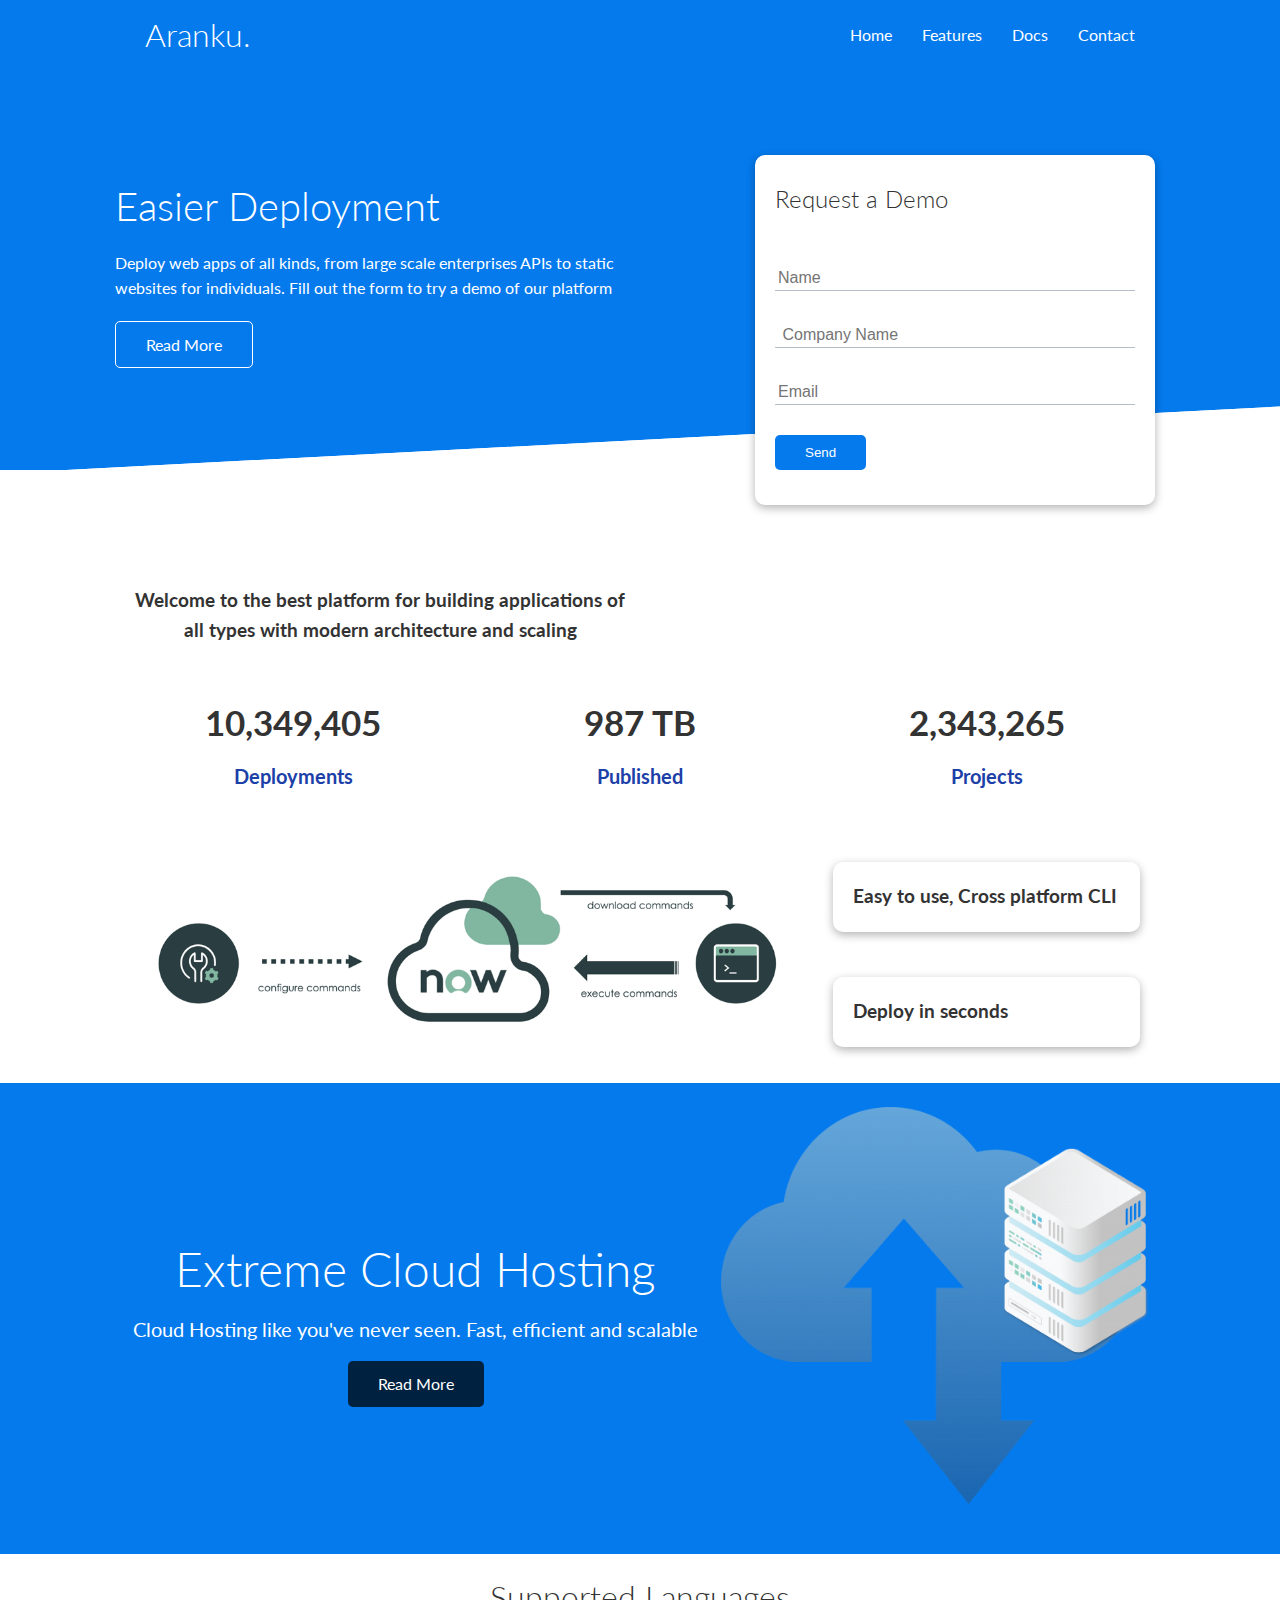
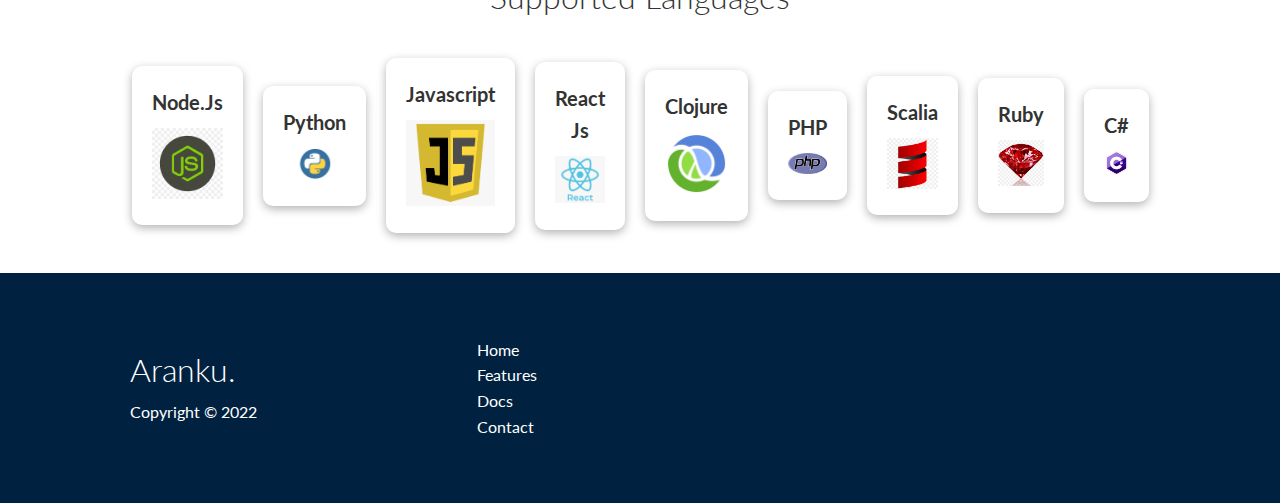
<file: index.html>
<!DOCTYPE html>
<html lang="en">

<head>
    <meta charset="UTF-8">
    <meta http-equiv="X-UA-Compatible" content="IE=edge">
    <meta name="viewport" content="width=device-width, initial-scale=1.0">
    <link rel="stylesheet" href="https://cdnjs.cloudflare.com/ajax/libs/font-awesome/6.1.0/css/all.min.css" integrity="sha512-10/jx2EXwxxWqCLX/hHth/vu2KY3jCF70dCQB8TSgNjbCVAC/8vai53GfMDrO2Emgwccf2pJqxct9ehpzG+MTw==" crossorigin="anonymous" referrerpolicy="no-referrer"
    />
    <link rel="stylesheet" href="main.css">
    <link rel="stylesheet" href="utilities.css">
    <title>Aranku | Cloud Hosting</title>
</head>

<body>
    <div class="navbar">
        <div class="container flex">
            <h1 class="logo"> <a href="index.html"> Aranku.</a></h1>
            <nav>
                <ul>
                    <li><a href="index.html">Home</a></li>
                    <li><a href="features.html">Features</a></li>
                    <li><a href="docs.html">Docs</a></li>
                    <li><a href="contact.html">Contact</a></li>
                </ul>
            </nav>
        </div>
    </div>

    <section class="showcase">
        <div class="container grid">
            <div class="showcase-text">
                <h1>Easier Deployment</h1>
                <p>
                    Deploy web apps of all kinds, from large scale enterprises APIs to static websites for individuals. Fill out the form to try a demo of our platform
                </p>
                <a href="features.html" class="btn btn-outline">Read More</a>
            </div>
            <div class="showcase-form card">
                <h2>Request a Demo</h2>
                <form name="contact" method="POST" netlify-honeypot="bot-field" data-netlify="true">
                    <input type="hidden" name="form-name" value="contact">
                    <p class="hidden">
                        <label>
                          Don’t fill this out if you’re human: <input name="bot-field" />
                        </label>
                    </p>
                    <div class="form-control">
                        <input type="text" name="name" placeholder="Name" required>
                    </div>
                    <div class="form-control">
                        <input type="text" name="company name" placeholder=" Company Name" required>
                    </div>
                    <div class="form-control">
                        <input type="text" name="email" placeholder="Email" required>
                    </div>
                    <input type="button" value="Send" class="btn btn-primary">
                </form>
            </div>
        </div>
    </section>
    <!--Stats-->
    <section class="stats">
        <div class="container">
            <h3 class="stats-heading text-center my-1">
                Welcome to the best platform for building applications of all types with modern architecture and scaling
            </h3>
            <div class="grid grid-3 text-center my-4">
                <div>
                    <i class="fas fa-server fa-3x"></i>
                    <h3>10,349,405</h3>
                    <p class="text-secondary">Deployments</p>
                </div>
                <div><i class="fas fa-upload fa-3x"></i>
                    <h3>987 TB</h3>
                    <p class="text-secondary">Published</p>
                </div>
                <div>
                    <i class="fas fa-project-diagram fa-3x"></i>
                    <h3>2,343,265</h3>
                    <p class="text-secondary">Projects</p>
                </div>


            </div>

        </div>
    </section>
    <section class="cli">
        <div class="container grid">
            <img src="cli.png" alt="">

            <div class="card">
                <h3> Easy to use, Cross platform CLI</h3>
            </div>

            <div class="card">
                <h3>Deploy in seconds</h3>
            </div>

        </div>
    </section>

    <section class="cloud bg-primary my-2 py-2">
        <div class="container grid">
            <div class="text-center">
                <h2 class="lg">Extreme Cloud Hosting</h2>
                <p class="lead my-1">Cloud Hosting like you've never seen. Fast, efficient and scalable
                </p>
                <a href="feautures.html" class="btn btn-dark">Read More</a>
            </div>
            <img src="cloud.png" alt="">
        </div>
    </section>

    <!--Languages-->

    <section class="languages">
        <h2 class="md text-center my-2">
            Supported Languages
        </h2>
        <div class="container flex">
            <div class="card">
                <h4>Node.Js</h4>
                <img src="node.png" alt="">
            </div>
            <div class="card">
                <h4>Python</h4>
                <img src="python.png" alt="">
            </div>
            <div class="card">
                <h4>Javascript</h4>
                <img src="javascript.png" alt="">
            </div>
            <div class="card">
                <h4>React Js</h4>
                <img src="react.png" alt="">
            </div>
            <div class="card">
                <h4>Clojure</h4>
                <img src="clojure.png" alt="">
            </div>
            <div class="card">
                <h4>PHP</h4>
                <img src="php.png" alt="">
            </div>
            <div class="card">
                <h4>Scalia</h4>
                <img src="scalia.png" alt="">
            </div>
            <div class="card">
                <h4>Ruby</h4>
                <img src="ruby.png" alt="">
            </div>
            <div class="card">
                <h4>C#</h4>
                <img src="csharp.png" alt="">
            </div>
        </div>
    </section>


    <!--Footer-->
    <footer class="footer bg-dark py-5">
        <div class="container grid grid-3">
            <div>
                <h1>Aranku.</h1>
                <p>Copyright &copy; 2022</p>
            </div>
            <nav>
                <ul>
                    <li><a href="index.html">Home</a></li>
                    <li><a href="features.html">Features</a></li>
                    <li><a href="docs.html">Docs</a></li>
                    <li><a href="contact.html">Contact</a></li>
                </ul>
            </nav>

            <div class="social">
                <a href="#"><i class="fab fa-github fa-2x"></i></a>
                <a href="#"><i class="fab fa-facebook fa-2x"></i></a>
                <a href="#"><i class="fab fa-instagram fa-2x"></i></a>
                <a href="#"><i class="fab fa-twitter fa-2x"></i></a>
            </div>
        </div>
    </footer>

</body>

</html>
</file>
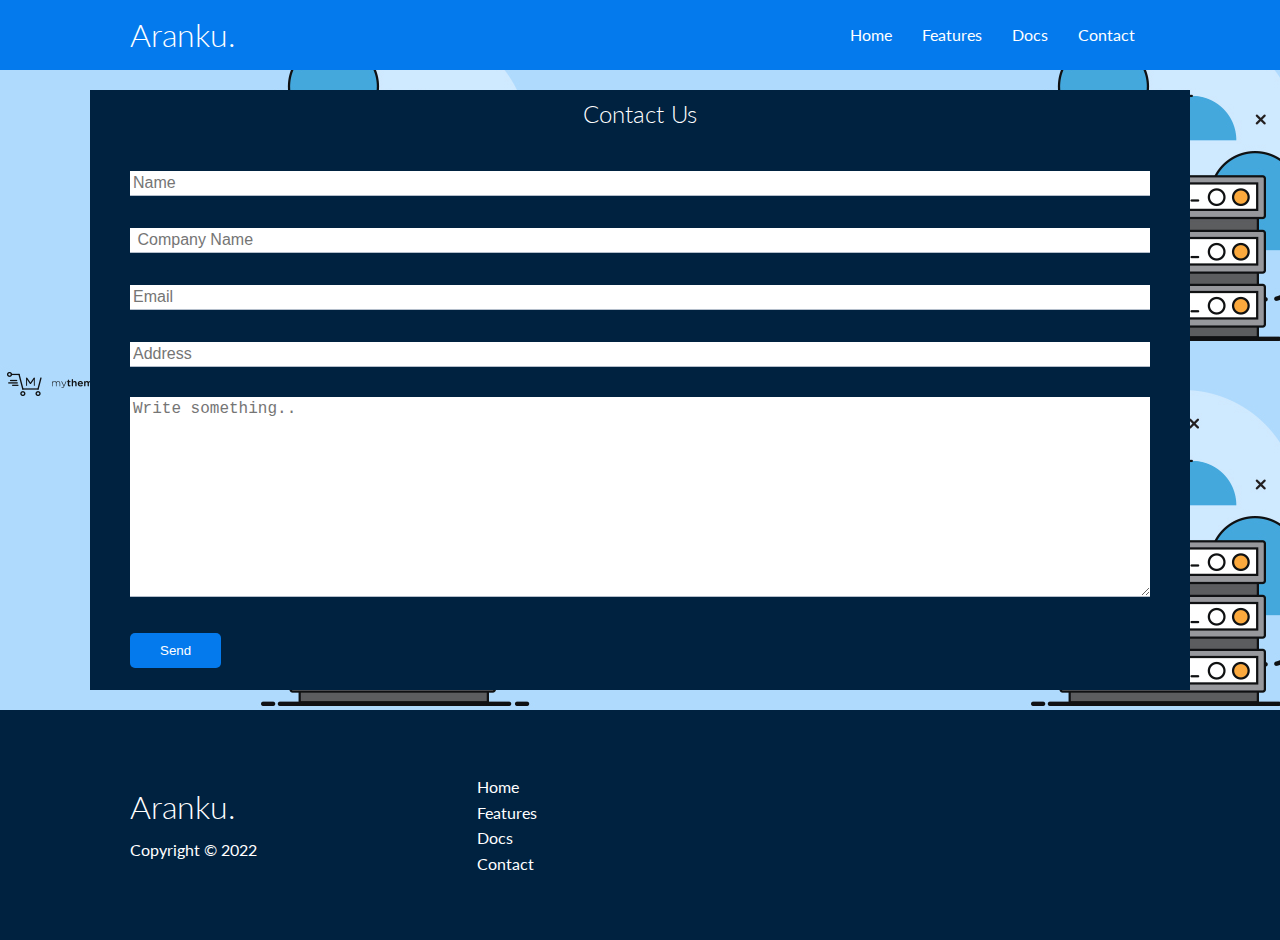
<file: contact.html>
<!DOCTYPE html>
<html lang="en">

<head>
    <meta charset="UTF-8">
    <meta http-equiv="X-UA-Compatible" content="IE=edge">
    <meta name="viewport" content="width=device-width, initial-scale=1.0">
    <link rel="stylesheet" href="https://cdnjs.cloudflare.com/ajax/libs/font-awesome/6.1.0/css/all.min.css" integrity="sha512-10/jx2EXwxxWqCLX/hHth/vu2KY3jCF70dCQB8TSgNjbCVAC/8vai53GfMDrO2Emgwccf2pJqxct9ehpzG+MTw==" crossorigin="anonymous" referrerpolicy="no-referrer"
    />
    <link rel="stylesheet" href="main.css">
    <link rel="stylesheet" href="utilities.css">
    <title>Aranku | Cloud Hosting</title>
</head>

<body style="background:url(./server2.jpeg);">
    <div class="navbar">
        <div class="container flex">
            <h1 class="logo">Aranku.</h1>
            <nav>
                <ul>
                    <li><a href="index.html">Home</a></li>
                    <li><a href="features.html">Features</a></li>
                    <li><a href="docs.html">Docs</a></li>
                    <li><a href="contact.html">Contact</a></li>
                </ul>
            </nav>
        </div>
    </div>

    <div class="container contact-form">
        <h2>Contact Us</h2>
        <form name="contact" method="POST" netlify-honeypot="bot-field" data-netlify="true">
            <input type="hidden" name="form-name" value="contact">
            <p class="hidden">
                <label>
                  Don’t fill this out if you’re human: <input name="bot-field" />
                </label>
            </p>
            <div class="form-control">
                <input type="text" name="name" placeholder="Name" required>
            </div>
            <div class="form-control">
                <input type="text" name="company name" placeholder=" Company Name" required>
            </div>
            <div class="form-control">
                <input type="text" name="email" placeholder="Email" required>
            </div>
            <div class="form-control">
                <input type="text" name="address" placeholder="Address" required>
            </div>

            <div class="form-control">
                <textarea type="text" name="subject" placeholder="Write something.." style="height:200px" ; required></textarea>
            </div>


            <input type="button" value="Send" class="btn btn-primary">
        </form>
    </div>


    <!-- <div class="container">
        <form action="action_page.php">

            <label for="fname">First Name</label>
            <input type="text" id="fname" name="firstname" placeholder="Your name..">

            <label for="lname">Last Name</label>
            <input type="text" id="lname" name="lastname" placeholder="Your last name..">

            <label for="country">Country</label>
            <select id="country" name="country">
        <option value="australia">Australia</option>
        <option value="canada">Canada</option>
        <option value="usa">USA</option>
      </select>

            <label for="subject">Subject</label>
            <textarea id="subject" name="subject" placeholder="Write something.." style="height:200px"></textarea>

            <input type="submit" value="Submit">

        </form>
    </div> -->




    <!--Footer-->
    <footer class="footer bg-dark py-5">
        <div class="container grid grid-3">
            <div>
                <h1>Aranku.</h1>
                <p>Copyright &copy; 2022</p>
            </div>
            <nav>
                <ul>
                    <li><a href="index.html">Home</a></li>
                    <li><a href="features.html">Features</a></li>
                    <li><a href="docs.html">Docs</a></li>
                    <li><a href="contact.html">Contact</a></li>
                </ul>
            </nav>

            <div class="social">
                <a href="#"><i class="fab fa-github fa-2x"></i></a>
                <a href="#"><i class="fab fa-facebook fa-2x"></i></a>
                <a href="#"><i class="fab fa-instagram fa-2x"></i></a>
                <a href="#"><i class="fab fa-twitter fa-2x"></i></a>
            </div>
        </div>
    </footer>

</body>

</html>
</file>
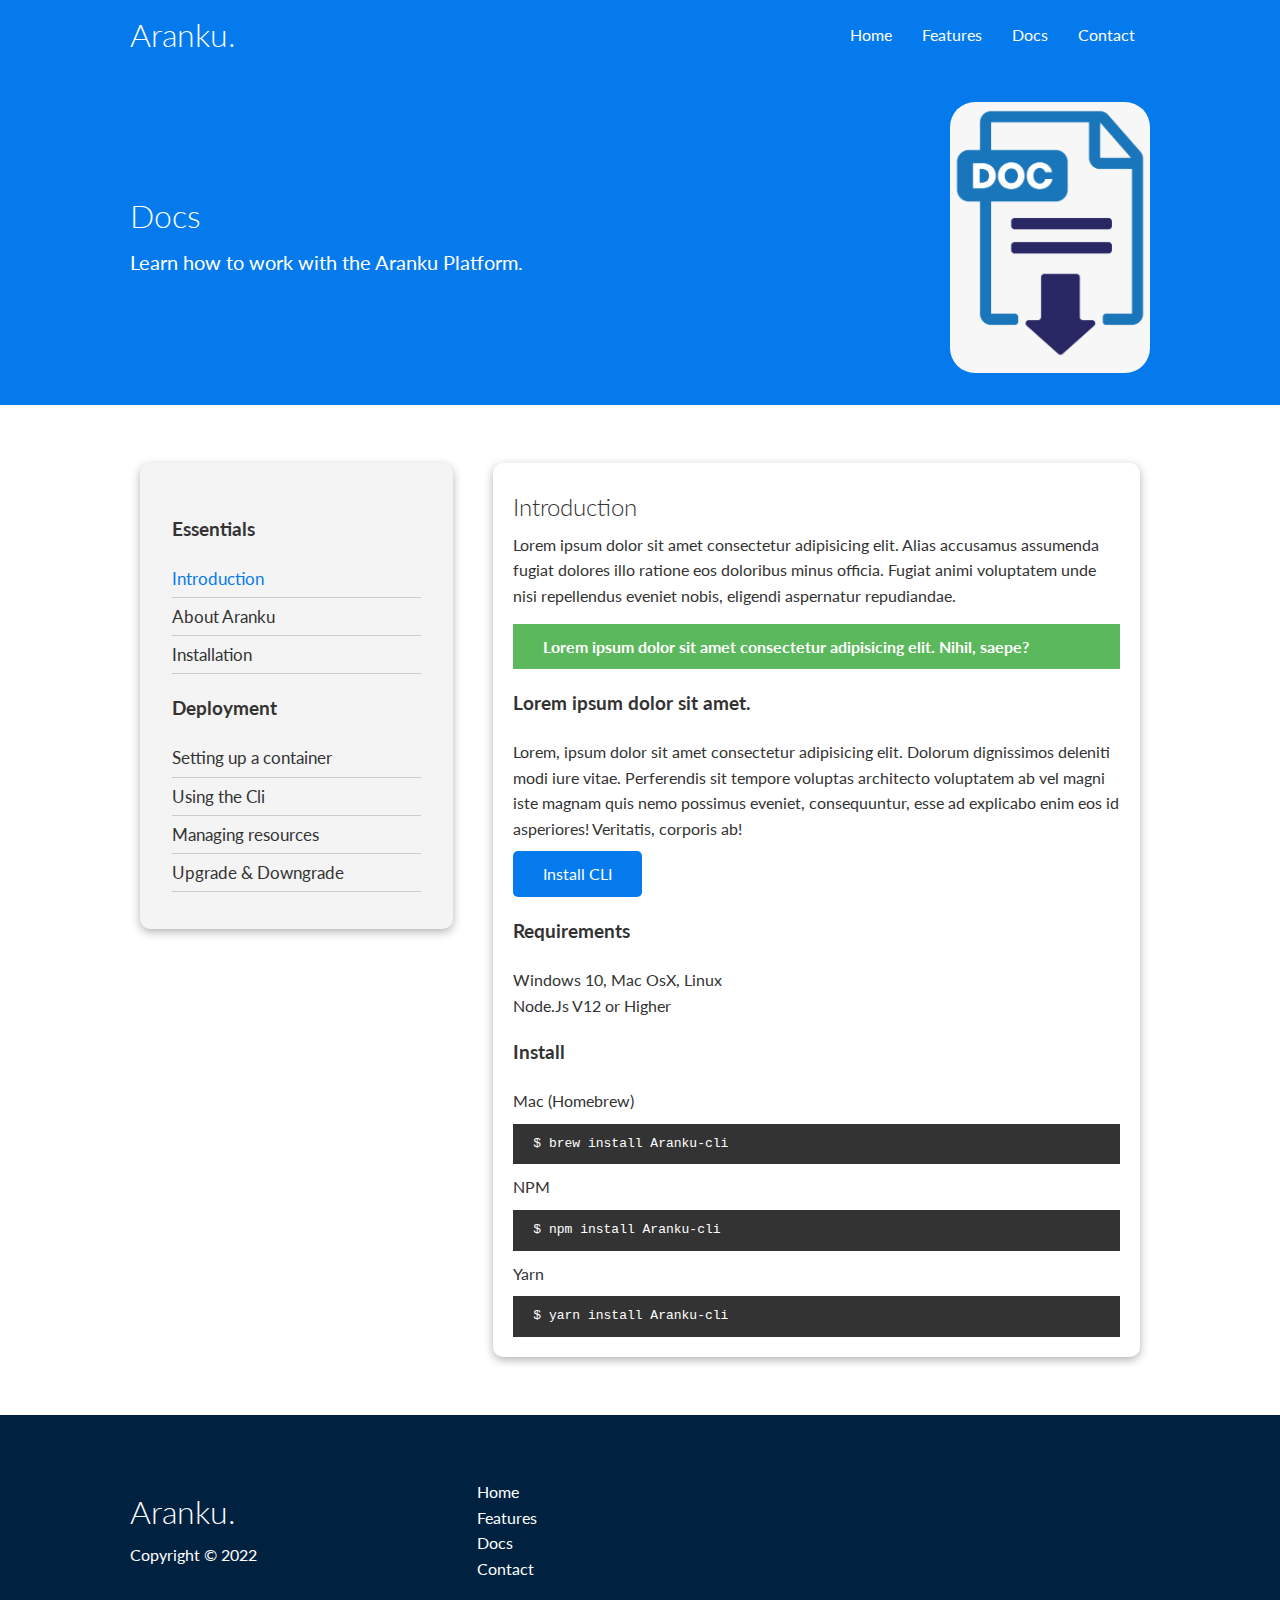
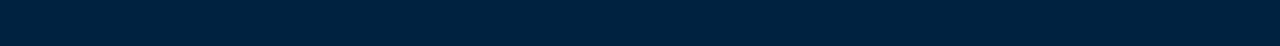
<file: docs.html>
<!DOCTYPE html>
<html lang="en">

<head>
    <meta charset="UTF-8">
    <meta http-equiv="X-UA-Compatible" content="IE=edge">
    <meta name="viewport" content="width=device-width, initial-scale=1.0">
    <link rel="stylesheet" href="https://cdnjs.cloudflare.com/ajax/libs/font-awesome/6.1.0/css/all.min.css" integrity="sha512-10/jx2EXwxxWqCLX/hHth/vu2KY3jCF70dCQB8TSgNjbCVAC/8vai53GfMDrO2Emgwccf2pJqxct9ehpzG+MTw==" crossorigin="anonymous" referrerpolicy="no-referrer"
    />
    <link rel="stylesheet" href="main.css">
    <link rel="stylesheet" href="utilities.css">
    <title>Aranku | Cloud Hosting</title>
</head>

<body>
    <div class="navbar">
        <div class="container flex">
            <h1 class="logo">Aranku.</h1>
            <nav>
                <ul>
                    <li><a href="index.html">Home</a></li>
                    <li><a href="features.html">Features</a></li>
                    <li><a href="docs.html">Docs</a></li>
                    <li><a href="contact.html">Contact</a></li>
                </ul>
            </nav>
        </div>
    </div>

    <!--Head-->
    <section class="docs-head bg-primary py-3">
        <div class="container grid">
            <div>
                <h1 class="xl">Docs</h1>
                <p class="lead">
                    Learn how to work with the Aranku Platform.

                </p>
            </div>
            <img src="docs.png" alt="">
        </div>
    </section>
    <section class="docs-main my-4">
        <div class="container grid">
            <div class="card bg-light p-3">
                <h3 class="my-2">Essentials</h3>
                <nav>
                    <ul>
                        <li><a class="text-primary" href="#">Introduction</a></li>
                        <li><a href="#">About Aranku</a></li>
                        <li><a href="#">Installation</a></li>
                    </ul>
                </nav>
                <h3 class="my-2">Deployment</h3>
                <nav>
                    <ul>
                        <li><a href="#">Setting up a container</a></li>
                        <li><a href="#">Using the Cli </a></li>
                        <li><a href="#">Managing resources</a></li>
                        <li><a href="#">Upgrade & Downgrade</a></li>
                    </ul>
                </nav>
            </div>
            <div class="card">

                <h2>Introduction</h2>
                <p>Lorem ipsum dolor sit amet consectetur adipisicing elit. Alias accusamus assumenda fugiat dolores illo ratione eos doloribus minus officia. Fugiat animi voluptatem unde nisi repellendus eveniet nobis, eligendi aspernatur repudiandae.

                </p>
                <div class="alert alert-success">
                    <i class="fas fa-info"></i>Lorem ipsum dolor sit amet consectetur adipisicing elit. Nihil, saepe?
                </div>
                <h3>Lorem ipsum dolor sit amet.</h3>
                <p>Lorem, ipsum dolor sit amet consectetur adipisicing elit. Dolorum dignissimos deleniti modi iure vitae. Perferendis sit tempore voluptas architecto voluptatem ab vel magni iste magnam quis nemo possimus eveniet, consequuntur, esse ad explicabo
                    enim eos id asperiores! Veritatis, corporis ab!
                </p>
                <a href="#" class="btn btn-primary">Install CLI</a>

                <h3>Requirements</h3>
                <ul>
                    <li>Windows 10, Mac OsX, Linux</li>
                    <li>Node.Js V12 or Higher</li>
                </ul>

                <h3>Install</h3>
                <p>Mac (Homebrew)</p>
                <pre><code>$ brew install Aranku-cli</code></pre>
                <p>NPM </p>
                <pre><code>$ npm install Aranku-cli</code></pre>
                <p>Yarn </p>
                <pre><code>$ yarn install Aranku-cli</code></pre>


            </div>
        </div>
    </section>





    <!--Footer-->
    <footer class="footer bg-dark py-5">
        <div class="container grid grid-3">
            <div>
                <h1>Aranku.</h1>
                <p>Copyright &copy; 2022</p>
            </div>
            <nav>
                <ul>
                    <li><a href="index.html">Home</a></li>
                    <li><a href="features.html">Features</a></li>
                    <li><a href="docs.html">Docs</a></li>
                    <li><a href="contact.html">Contact</a></li>
                </ul>
            </nav>

            <div class="social">
                <a href="#"><i class="fab fa-github fa-2x"></i></a>
                <a href="#"><i class="fab fa-facebook fa-2x"></i></a>
                <a href="#"><i class="fab fa-instagram fa-2x"></i></a>
                <a href="#"><i class="fab fa-twitter fa-2x"></i></a>
            </div>
        </div>
    </footer>

</body>

</html>
</file>
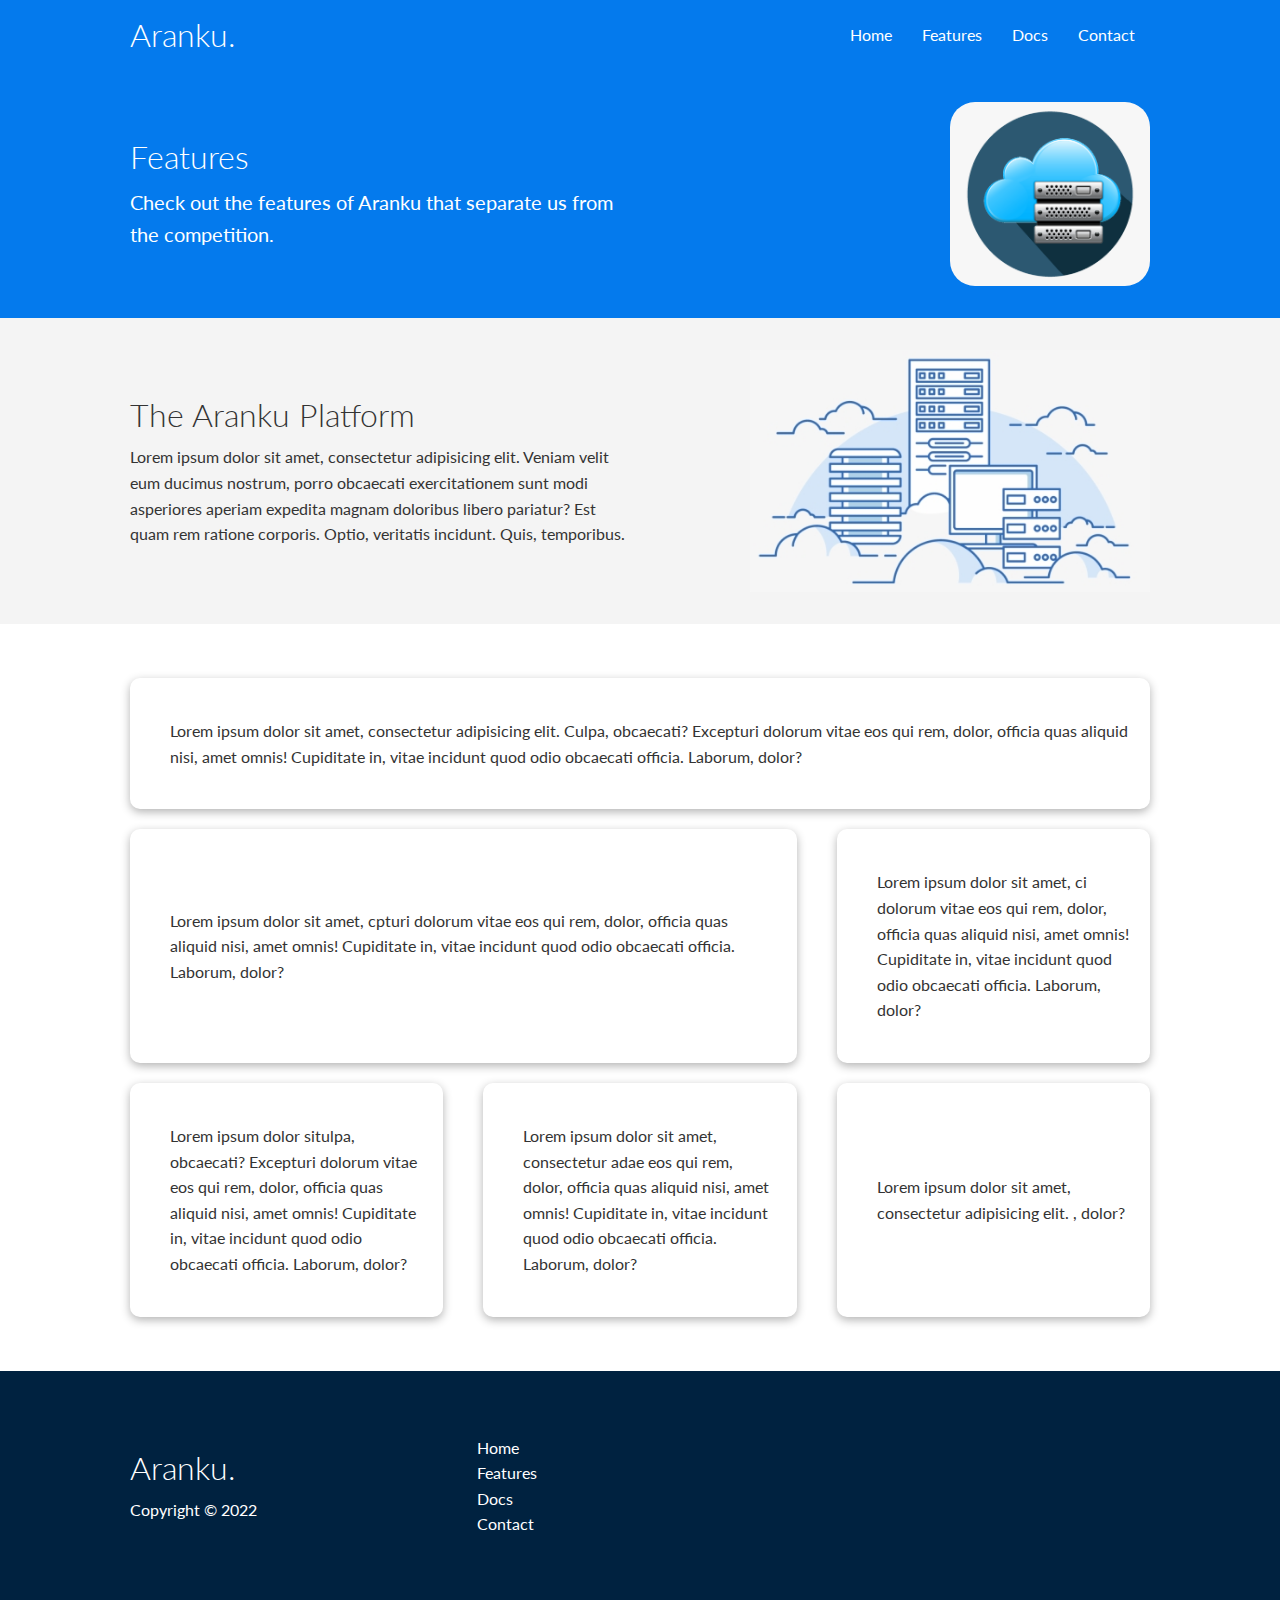
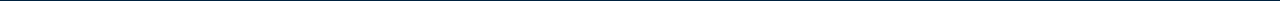
<file: features.html>
<!DOCTYPE html>
<html lang="en">

<head>
    <meta charset="UTF-8">
    <meta http-equiv="X-UA-Compatible" content="IE=edge">
    <meta name="viewport" content="width=device-width, initial-scale=1.0">
    <link rel="stylesheet" href="https://cdnjs.cloudflare.com/ajax/libs/font-awesome/6.1.0/css/all.min.css" integrity="sha512-10/jx2EXwxxWqCLX/hHth/vu2KY3jCF70dCQB8TSgNjbCVAC/8vai53GfMDrO2Emgwccf2pJqxct9ehpzG+MTw==" crossorigin="anonymous" referrerpolicy="no-referrer"
    />
    <link rel="stylesheet" href="main.css">
    <link rel="stylesheet" href="utilities.css">
    <title>Aranku | Cloud Hosting</title>
</head>

<body>
    <div class="navbar">
        <div class="container flex">
            <h1 class="logo">Aranku.</h1>
            <nav>
                <ul>
                    <li><a href="index.html">Home</a></li>
                    <li><a href="features.html">Features</a></li>
                    <li><a href="docs.html">Docs</a></li>
                    <li><a href="contact.html">Contact</a></li>
                </ul>
            </nav>
        </div>
    </div>

    <!--Head-->
    <section class="features-head bg-primary py-3">
        <div class="container grid">
            <div>
                <h1 class="xl">Features</h1>
                <p class="lead">
                    Check out the features of Aranku that separate us from the competition.

                </p>
            </div>
            <img src="server1.png" alt="">
        </div>
    </section>

    <!--Sub Head-->
    <section class="features-sub-head bg-light py-3">
        <div class="container grid">
            <div>
                <h1 class="md">The Aranku Platform</h1>
                <p class="">
                    Lorem ipsum dolor sit amet, consectetur adipisicing elit. Veniam velit eum ducimus nostrum, porro obcaecati exercitationem sunt modi asperiores aperiam expedita magnam doloribus libero pariatur? Est quam rem ratione corporis. Optio, veritatis incidunt.
                    Quis, temporibus.

                </p>
            </div>
            <img src="server3.png" alt="">
        </div>

        </div>
    </section>

    <section class="features-main my-2">
        <div class="container grid grid-3">
            <div class="card flex">
                <i class="fas fa-server fa-3x"></i>
                <p>Lorem ipsum dolor sit amet, consectetur adipisicing elit. Culpa, obcaecati? Excepturi dolorum vitae eos qui rem, dolor, officia quas aliquid nisi, amet omnis! Cupiditate in, vitae incidunt quod odio obcaecati officia. Laborum, dolor?

                </p>
            </div>
            <div class="card flex">
                <i class="fas fa-code-branch fa-3x"></i>
                <p>Lorem ipsum dolor sit amet, cpturi dolorum vitae eos qui rem, dolor, officia quas aliquid nisi, amet omnis! Cupiditate in, vitae incidunt quod odio obcaecati officia. Laborum, dolor?

                </p>
            </div>
            <div class="card flex">
                <i class="fas fa-project-diagram fa-3x"></i>
                <p>Lorem ipsum dolor sit amet, ci dolorum vitae eos qui rem, dolor, officia quas aliquid nisi, amet omnis! Cupiditate in, vitae incidunt quod odio obcaecati officia. Laborum, dolor?

                </p>
            </div>
            <div class="card flex">
                <i class="fas fa-upload fa-3x"></i>
                <p>Lorem ipsum dolor situlpa, obcaecati? Excepturi dolorum vitae eos qui rem, dolor, officia quas aliquid nisi, amet omnis! Cupiditate in, vitae incidunt quod odio obcaecati officia. Laborum, dolor?

                </p>
            </div>
            <div class="card flex">
                <i class="fas fa-code fa-3x"></i>
                <p>Lorem ipsum dolor sit amet, consectetur adae eos qui rem, dolor, officia quas aliquid nisi, amet omnis! Cupiditate in, vitae incidunt quod odio obcaecati officia. Laborum, dolor?

                </p>
            </div>
            <div class="card flex">
                <i class="fas fa-power-off fa-3x"></i>
                <p>Lorem ipsum dolor sit amet, consectetur adipisicing elit. , dolor?

                </p>
            </div>
        </div>
    </section>



    <!--Footer-->
    <footer class="footer bg-dark py-5">
        <div class="container grid grid-3">
            <div>
                <h1>Aranku.</h1>
                <p>Copyright &copy; 2022</p>
            </div>
            <nav>
                <ul>
                    <li><a href="index.html">Home</a></li>
                    <li><a href="features.html">Features</a></li>
                    <li><a href="docs.html">Docs</a></li>
                    <li><a href="contact.html">Contact</a></li>
                </ul>
            </nav>

            <div class="social">
                <a href="#"><i class="fab fa-github fa-2x"></i></a>
                <a href="#"><i class="fab fa-facebook fa-2x"></i></a>
                <a href="#"><i class="fab fa-instagram fa-2x"></i></a>
                <a href="#"><i class="fab fa-twitter fa-2x"></i></a>
            </div>
        </div>
    </footer>

</body>

</html>
</file>
<file: main.css>
@import url('https://fonts.googleapis.com/css2?family=Lato:wght@300&family=Montserrat:wght@300;400;500;700;800&family=Public+Sans:wght@300&family=Roboto+Condensed:wght@300&family=Roboto+Mono:wght@300&family=Russo+One&display=swap');
:root {
    --primary-color: #047aed;
    --secondary-color: #1c3fa8;
    --dark-color: #002240;
    --light-color: #f4f4f4;
    --success-color: #5cb85c;
    --error-color: #d9534f;
}

* {
    box-sizing: border-box;
    padding: 0;
    margin: 0;
}

body {
    font-family: 'Lato', sans-serif;
    color: #333;
    line-height: 1.6;
}

ul {
    list-style-type: none;
}

a {
    text-decoration: none;
    color: #333;
}

h1,
h2 {
    font-weight: 300;
    line-height: 1.2;
    margin: 10px 0;
}

p {
    margin: 10px 0;
}

img {
    width: 100%;
}

code,
pre {
    background-color: #333;
    color: #fff;
    padding: 10px;
}

.navbar {
    background-color: #047aed;
    color: #fff;
    height: 70px;
}

.navbar ul {
    display: flex;
}

.navbar a {
    color: #fff;
    padding: 10px;
    margin: 0 5px;
}

.navbar a:hover {
    border-bottom: 2px solid #fff;
}

.navbar h1 a:hover {
    border-bottom: none;
}

.navbar .flex {
    justify-content: space-between;
}

.flex {
    display: flex;
    justify-content: center;
    align-items: center;
    height: 100%;
}

.showcase {
    height: 400px;
    background-color: var(--primary-color);
    color: #fff;
    position: relative;
}

.showcase .grid {
    grid-template-columns: 55% 45%;
    gap: 30px;
    overflow: visible;
}

.showcase h1 {
    font-size: 40px;
}

.showcase p {
    margin: 20px 0;
}

.showcase-text {
    animation: slideInFromLeft 1s ease-in;
}

.showcase-form {
    position: relative;
    top: 60px;
    width: 400px;
    height: 350px;
    justify-self: flex-end;
    z-index: 100;
    animation: slideInFromRight 1s ease-in;
}

.showcase-form .form-control {
    margin: 30px 0;
}

.showcase-form input[type='text'],
.showcase-form input[type='email'] {
    border: 0;
    border-bottom: 1px solid #b4becb;
    width: 100%;
    padding: 3px;
    font-size: 16px;
}

.showcase-form input:focus {
    outline: none;
}

.showcase::before,
.showcase::after {
    content: "";
    position: absolute;
    height: 100px;
    bottom: -70px;
    right: 0;
    left: 0;
    background: #fff;
    transform: skewY(-3deg);
    -webkit-transform: skewY(-3deg);
    -moz-transform: skewY(-3deg);
    -ms-transform: skewY(-3deg);
}

.hidden {
    visibility: hidden;
    height: 0;
}

.contact-form {
    position: relative;
    width: 100%;
    height: 600px;
    color: #fff;
    overflow: hidden;
    justify-self: flex-end;
    background-color: #002240;
    background: #002240;
}

div.container.contact-form {
    margin-bottom: 20px;
    margin-top: 20px;
}

.contact-form h2 {
    text-align: center;
}

.contact-form .form-control {
    margin: 30px 0;
}

.contact-form input[type='text'],
.contact-form input[type='email'],
.contact-form textarea[type='text'] {
    border: 0;
    border-bottom: 1px solid #b4becb;
    width: 100%;
    padding: 3px;
    font-size: 16px;
}

.contact-form input:focus {
    outline: none;
}


/* Stats */

.stats {
    padding-top: 100px;
    animation: slideInFromBottom 1s ease-in;
}

.stats-heading {
    max-width: 500px;
    margin: auto;
    justify-items: center;
    justify-content: center;
}

.stats .grid h3 {
    font-size: 35px;
}

.stats .grid p {
    font-size: 20px;
    font-weight: bold;
}

.cli .grid {
    grid-template-columns: repeat(3, 1fr);
    grid-template-rows: repeat(2, 1fr);
}

.cli .grid>*:first-child {
    grid-column: 1 /span 2;
    grid-row: 1 /span 2;
}

.cloud .grid {
    grid-template-columns: 4fr 3fr;
}

@media(min-width:768) {
    .languages .flex {
        flex-wrap: wrap;
    }
}

.languages .card {
    text-align: center;
    margin: 18px 10px 40px;
    transition: transform 0.2s ease-in;
}

.languages .card h4 {
    font-size: 20px;
    margin-bottom: 10px;
}

.languages .card:hover {
    transform: translateY(-15px);
}

.social a {
    margin: 0 10px;
}

.features-head img,
.docs-head img {
    width: 200px;
    justify-self: flex-end;
    border-radius: 25px;
}

.features-sub-head img {
    width: 400px;
    justify-self: flex-end;
}

.features-main .card>i {
    margin-right: 20px;
}

.features-main .grid {
    padding: 30px;
}

.features-main .grid>*:first-child {
    grid-column: 1 /span 3;
}

.features-main .grid>*:nth-child(2) {
    grid-column: 1 /span 2;
}


/* DOCS MAIN */

.docs-main h3 {
    margin: 20px 0;
}

.docs-main .grid {
    grid-template-columns: 1fr 2fr;
    align-items: flex-start;
}

.docs-main nav li {
    font-size: 17px;
    padding-bottom: 5px;
    margin-bottom: 5px;
    border-bottom: 1px #ccc solid;
}

.footer .social a:hover {
    transform: translateY(-15px);
}


/* Animation */

@keyframes slideInFromLeft {
    0% {
        transform: translateX(-100%);
    }
    100% {
        transform: translateX(0);
    }
}

@keyframes slideInFromRight {
    0% {
        transform: translateX(100%);
    }
    100% {
        transform: translateX(0);
    }
}

@keyframes slideInFromTop {
    0% {
        transform: translateY(-100%);
    }
    100% {
        transform: translateX(0);
    }
}

@keyframes slideInFromBottom {
    0% {
        transform: translateY(100%);
    }
    100% {
        transform: translateX(0);
    }
}


/* Mobile*/

@media(max-width:500px) {
    .navbar {
        height: 110px;
    }
    .navbar .flex {
        flex-direction: column;
    }
    .navbar ul {
        padding: 10px;
        background-color: rgba(0, 0, 0, 0.1);
    }
    .languages .flex {
        flex-wrap: wrap;
        width: 50%;
    }
}


/*Tablets and Under  */

@media(max-width:768px) {
    .grid,
    .showcase .grid,
    .stats .grid,
    .cloud .grid,
    .cli .grid,
    .features-main .grid,
    .docs-main .grid,
    .features-head .grid,
    .docs-head .grid,
    .features-sub-head .grid {
        grid-template-columns: 1fr;
        grid-template-rows: 1fr;
    }
    .showcase {
        height: auto;
    }
    .showcase-text {
        text-align: center;
        margin-top: 40px;
        animation: slideInFromTop 1s ease-in;
    }
    .showcase-form {
        justify-self: center;
        margin: auto;
        animation: slideInFromBottom 1s ease-in;
    }
    .cli .grid>*:first-child {
        grid-column: 1;
        grid-row: 1;
    }
    .features-head,
    .features-sub-head,
    .docs-head {
        text-align: center;
    }
    .features-head img,
    .features-sub-head img,
    .docs-head img {
        justify-self: center;
    }
    .features-main .grid>*:first-child,
    .features-main .grid>*:nth-child(2) {
        grid-column: 1;
    }
    .languages .flex {
        flex-wrap: wrap;
        width: 80%;
    }
}
</file>
<file: utilities.css>
/* Utilities */

.container {
    max-width: 1100px;
    margin: 0 auto;
    overflow: auto;
    padding: 0 40px;
}

.grid {
    grid-template-columns: repeat(2, 1fr);
    display: grid;
    gap: 20px;
    justify-content: center;
    align-items: center;
    height: 100%;
}

.card {
    background-color: #fff;
    color: #333;
    border-radius: 10px;
    box-shadow: 0 3px 10px rgba(0, 0, 0, 0.3);
    padding: 20px;
    margin: 10px;
}

.btn {
    display: inline-block;
    padding: 10px 30px;
    cursor: pointer;
    color: #fff;
    border: none;
    border-radius: 5px;
    background: var(--primary-color);
}

.btn-outline {
    background-color: transparent;
    border: 1px #fff solid;
}

.btn:hover {
    transform: scale(0.96);
}

.bg-primary,
.btn-primary {
    background-color: var(--primary-color);
    color: #fff;
}

.bg-dark,
.btn-dark {
    background-color: var(--dark-color);
    color: #fff;
}

.bg-secondary,
.btn-secondary {
    background-color: var(--secondary-color);
    color: #fff;
}

.bg-light,
.btn-light {
    background-color: var(--light-color);
    color: #333;
}

.text-primary {
    color: var(--primary-color);
}

.text-dark {
    color: var(--dark-color);
}

.text-secondary {
    color: var(--secondary-color);
}

.text-light {
    color: var(--light-color);
}

.bg-primary a,
.btn-primary a,
.bg-dark a,
.btn-dark a,
.bg-secondary a,
.btn-secondary a {
    color: #fff;
}

.lead {
    font-size: 20px;
}

.sm {
    font-size: 1rem;
}

.md {
    font-size: 2rem;
}

.lg {
    font-size: 3rem;
}

.text-center {
    text-align: center;
}

.alert {
    background-color: var(--light-color);
    padding: 10px 20px;
    font-weight: bold;
    margin: 15px 0;
}

.alert i {
    margin-right: 10px;
}

.alert-success {
    background-color: var(--success-color);
    color: #fff;
}

.grid-3 {
    grid-template-columns: repeat(3, 1fr);
}

.my-1 {
    margin: 1rem 0;
}

.my-2 {
    margin: 1.5rem 0;
}

.my-3 {
    margin: 2rem 0;
}

.my-4 {
    margin: 3rem 0;
}

.my-5 {
    margin: 4rem 0;
}

.m-1 {
    margin: 1rem;
}

.m-2 {
    margin: 1.5rem;
}

.m-3 {
    margin: 2rem;
}

.m-4 {
    margin: 3rem;
}

.m-5 {
    margin: 4rem;
}


/* padding */

.py-1 {
    padding: 1rem 0;
}

.py-2 {
    padding: 1.5rem 0;
}

.py-3 {
    padding: 2rem 0;
}

.py-4 {
    padding: 3rem 0;
}

.py-5 {
    padding: 4rem 0;
}

.p-1 {
    padding: 1rem;
}

.p-2 {
    padding: 1.5rem;
}

.p-3 {
    padding: 2rem;
}

.p-4 {
    padding: 3rem;
}

.p-5 {
    padding: 4rem;
}
</file>
